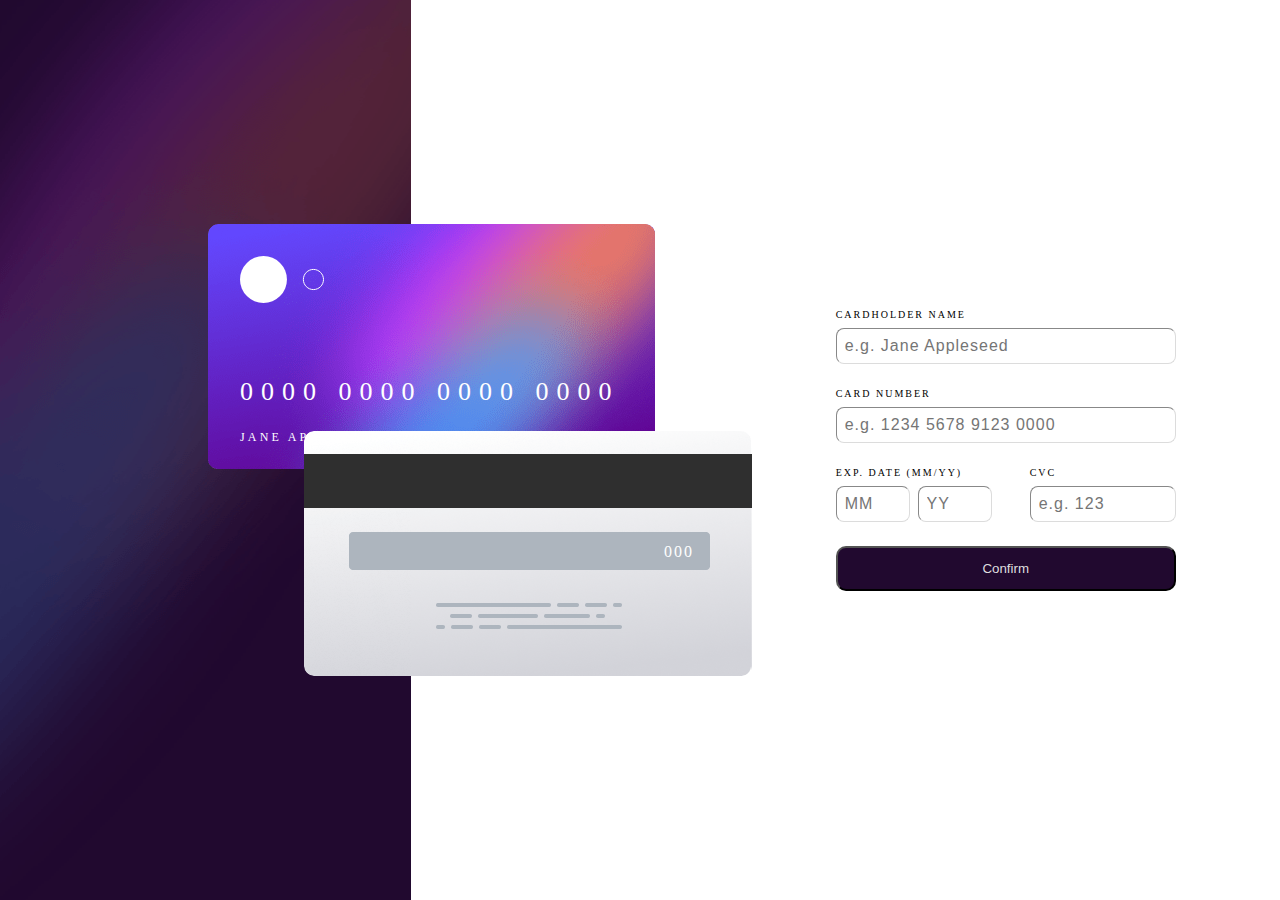
<file: index.html>
<!DOCTYPE html>
<html lang="en">
<head>
  <meta charset="UTF-8">
  <meta name="viewport" content="width=device-width, initial-scale=1.0"> <!-- displays site properly based on user's device -->
  <script src="script.js" defer></script>
  <link rel="stylesheet" href="style.css">
  <link rel="icon" type="image/png" sizes="32x32" href="./images/favicon-32x32.png">
  
  <title>Frontend Mentor | Interactive card details form</title>

  <!-- Feel free to remove these styles or customise in your own stylesheet 👍 -->

</head>
<body>
  <div class="background">
    <div class="cardFront">
      <img src="images/card-logo.svg">
      <div class="cardFrontContainer">
        <h2 class="numberDisplay">0000 0000 0000 0000</h2>
        <div class="cardFrontContainer2">
          <h4 class="nameDisplay">JANE APPLESEED</h4>
          <h4><span class="monthDisplay">00</span>/<span class="yearDisplay">00</span></h4>
        </div>
      </div>
    </div>
    <div class="cardBack">
      <p class="cvcDisplay">000</p>
    </div>
  </div>
  <div class="formBody">
    <form name="myForm" action="index2.html">
      <label for="name">CARDHOLDER NAME</label>
      <input type="text" name="name" id="name" placeholder="e.g. Jane Appleseed">

      <label for="number">CARD NUMBER</label>
      <input type="text" name="number" id="number" maxlength="19" placeholder="e.g. 1234 5678 9123 0000">
      <div class="inlineContainer">
        <div class="expDateContainer">
          <label for="expDate">EXP. DATE (MM/YY)</label>
          <div class="expDateInputContainer">
            <input type="text" name="month" id="expDate" placeholder="MM" maxlength="2">
            <input type="text" name="year" placeholder="YY" maxlength="2">
          </div>
        </div>

        <div class="cvcContainer">
          <label for="cvc">CVC</label>
          <input type="text" name="cvc" id="cvc" placeholder="e.g. 123" maxlength="3">
        </div>
      </div>

      <button>Confirm</button>
    </form>
  </div>
</body>
</html>
</file>
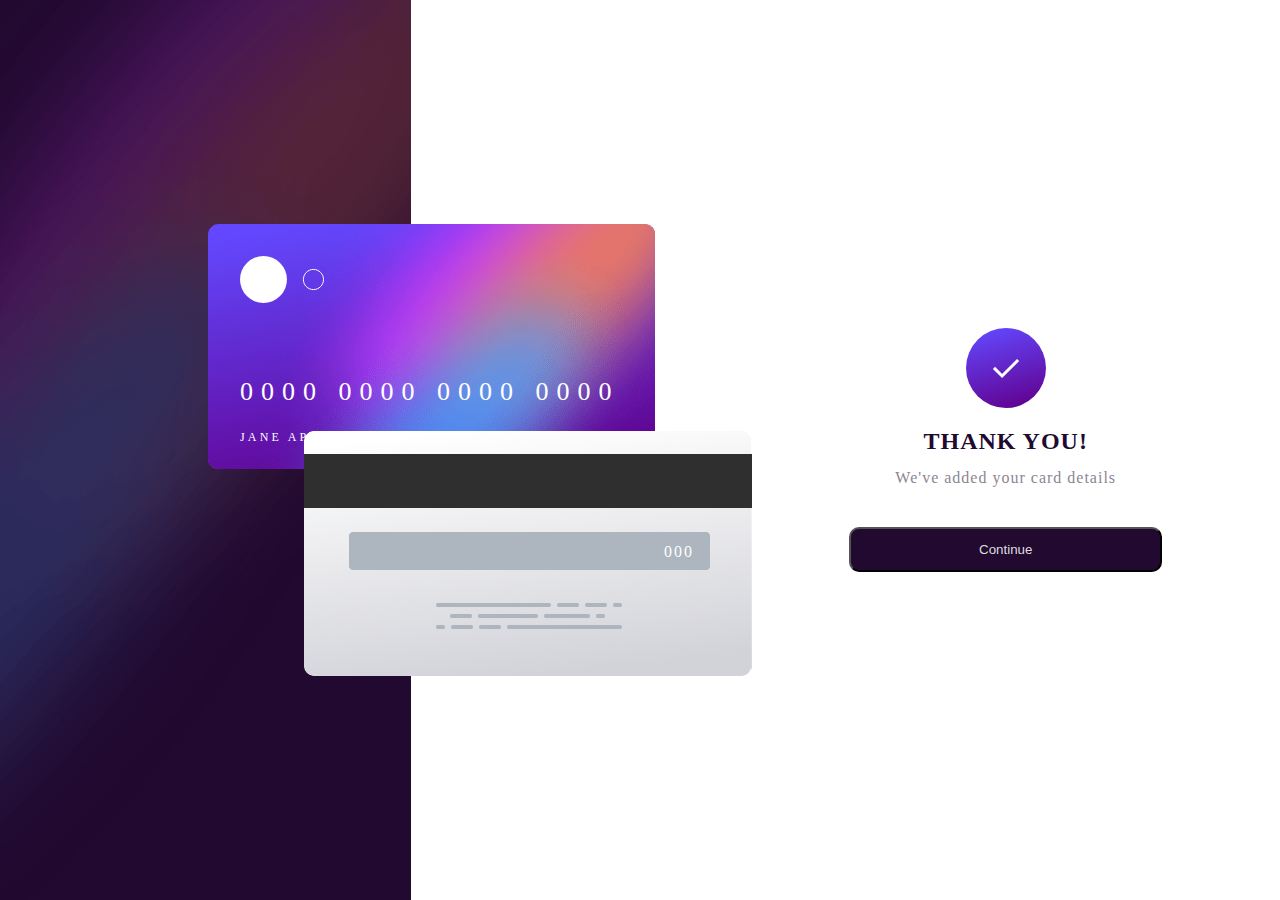
<file: index2.html>
<!DOCTYPE html>
<html lang="en">
<head>
  <meta charset="UTF-8">
  <meta name="viewport" content="width=device-width, initial-scale=1.0"> <!-- displays site properly based on user's device -->
  <script src="script.js" defer></script>
  <link rel="stylesheet" href="style.css">
  <link rel="icon" type="image/png" sizes="32x32" href="./images/favicon-32x32.png">
  
  <title>Frontend Mentor | Interactive card details form</title>

  <!-- Feel free to remove these styles or customise in your own stylesheet 👍 -->

</head>
<body>
  <div class="background">
    <div class="cardFront">
      <img src="images/card-logo.svg">
      <div class="cardFrontContainer">
        <h2 class="numberDisplay">0000 0000 0000 0000</h2>
        <div class="cardFrontContainer2">
          <h4 class="nameDisplay">JANE APPLESEED</h4>
          <h4><span class="monthDisplay">00</span>/<span class="yearDisplay">00</span></h4>
        </div>
      </div>
    </div>
    <div class="cardBack">
      <p class="cvcDisplay">000</p>
    </div>
  </div>
    <div class="cardBack">
      <p>000</p>
    </div>
  </div>
  <div class="thankBody">
    <div class="thankYouMessage">
        <img src="images/icon-complete.svg">
        <h2>THANK YOU!</h2>
        <p>We've added your card details</p>
        <a href="index.html"><button>Continue</button></a>
    </div>
  </div>
</body>
</html>
</file>
<file: style.css>
:root{
    --Red: hsl(0, 100%, 66%);
    --White: hsl(0, 0%, 100%);
    --Light-grayish-violet: hsl(270, 3%, 87%);
    --Dark-grayish-violet: hsl(279, 6%, 55%);
    --Very-dark-violet: hsl(278, 68%, 11%);
}
body{
    display: flex;
    margin: 0px;
    height: 100vh;
}
.background{
    display: flex;
    width: 60rem;
    height: 100vh;
    background-image: url(images/bg-main-desktop.png);
    background-size:cover;
    background-repeat: no-repeat;
}
.cardFront{
    padding: 2rem;
    background-image: url(images/bg-card-front.png);
    height: 15.3rem;
    border-radius: 10px;
    position: absolute;
    left: 13rem;
    top: 14rem;
    width: 24rem;
    background-repeat: no-repeat
}
.cardFront h2{
    margin-bottom: -0.1px;
    padding-bottom: 0.5rem;
    font-weight: 100;
    padding-top: 3rem;
    font-size: 26px;
    letter-spacing: 0.5rem;
}
.cardFront h4{
    font-size: 12px;
    font-weight: 100;
    letter-spacing: 0.2rem;
}
.cardFrontContainer{
    color: var(--White);
    display: flex;
    flex-direction: column;
}
.cardFrontContainer2{   
    display: flex;
    justify-content: space-between;
}
.cardBack{
    bottom: 14rem;
    left: 19rem;
    width: 28rem;
    background-image: url(images/bg-card-back.png);
    height: 15.3rem;
    border-radius: 10px;
    position: absolute;
}
.cardBack p{
    color: var(--White);
    position: relative;
    right:-22.5rem;
    letter-spacing: 2px;
    bottom: -6rem;
}
.formBody{
    margin-left: 20rem;
    display: flex;
    height: 100vh;
    width: 100%;
    justify-content: center;
    align-items: center;
}
.thankBody{
    margin-left: 20rem;
    display: flex;
    height: 100vh;
    width: 100%;
    justify-content: center;
    align-items: center;
}
form{
    display: flex;
    flex-direction: column;
}
.inlineContainer{
    display: flex;
}
.expDateContainer{
    display: flex;
    flex-direction: column;
}
.expDateInputContainer{
    display: flex;
    margin-right: -17rem;
}
input[name="cvc"]{
    width: 8rem;
}
.expDateInputContainer input{
    width: 12%;
    margin-right: 0.5rem;
}
.cvcContainer{
    display: flex;
    flex-direction: column;
}
label{
    font-size: 10px;
    letter-spacing: 2px;
    padding-bottom: 0.5rem;
}
input{
    padding: 0.5rem;
    font-size: 1rem;
    letter-spacing: 1px;
    border-radius: 8px;
    border-width: 1px;
    border-color: gainsboro;
    margin-bottom: 1.5rem;
    cursor: pointer;
}
button{
    background-color: var(--Very-dark-violet);
    color: var(--Light-grayish-violet);
    border-radius: 10px;
    padding: 0.8rem 8rem;
    cursor: pointer;
}
.thankYouMessage{
    letter-spacing: 1px;
    display: flex;
    flex-direction: column;
    align-items: center;
    justify-content: center;
}
.thankYouMessage h2{
    color: var(--Very-dark-violet);
    margin-bottom: -0.1rem;
    font-weight: 5  00;
}
.thankYouMessage p{
    color: var(--Dark-grayish-violet);
    padding-bottom: 1.5rem;
}
</file>
